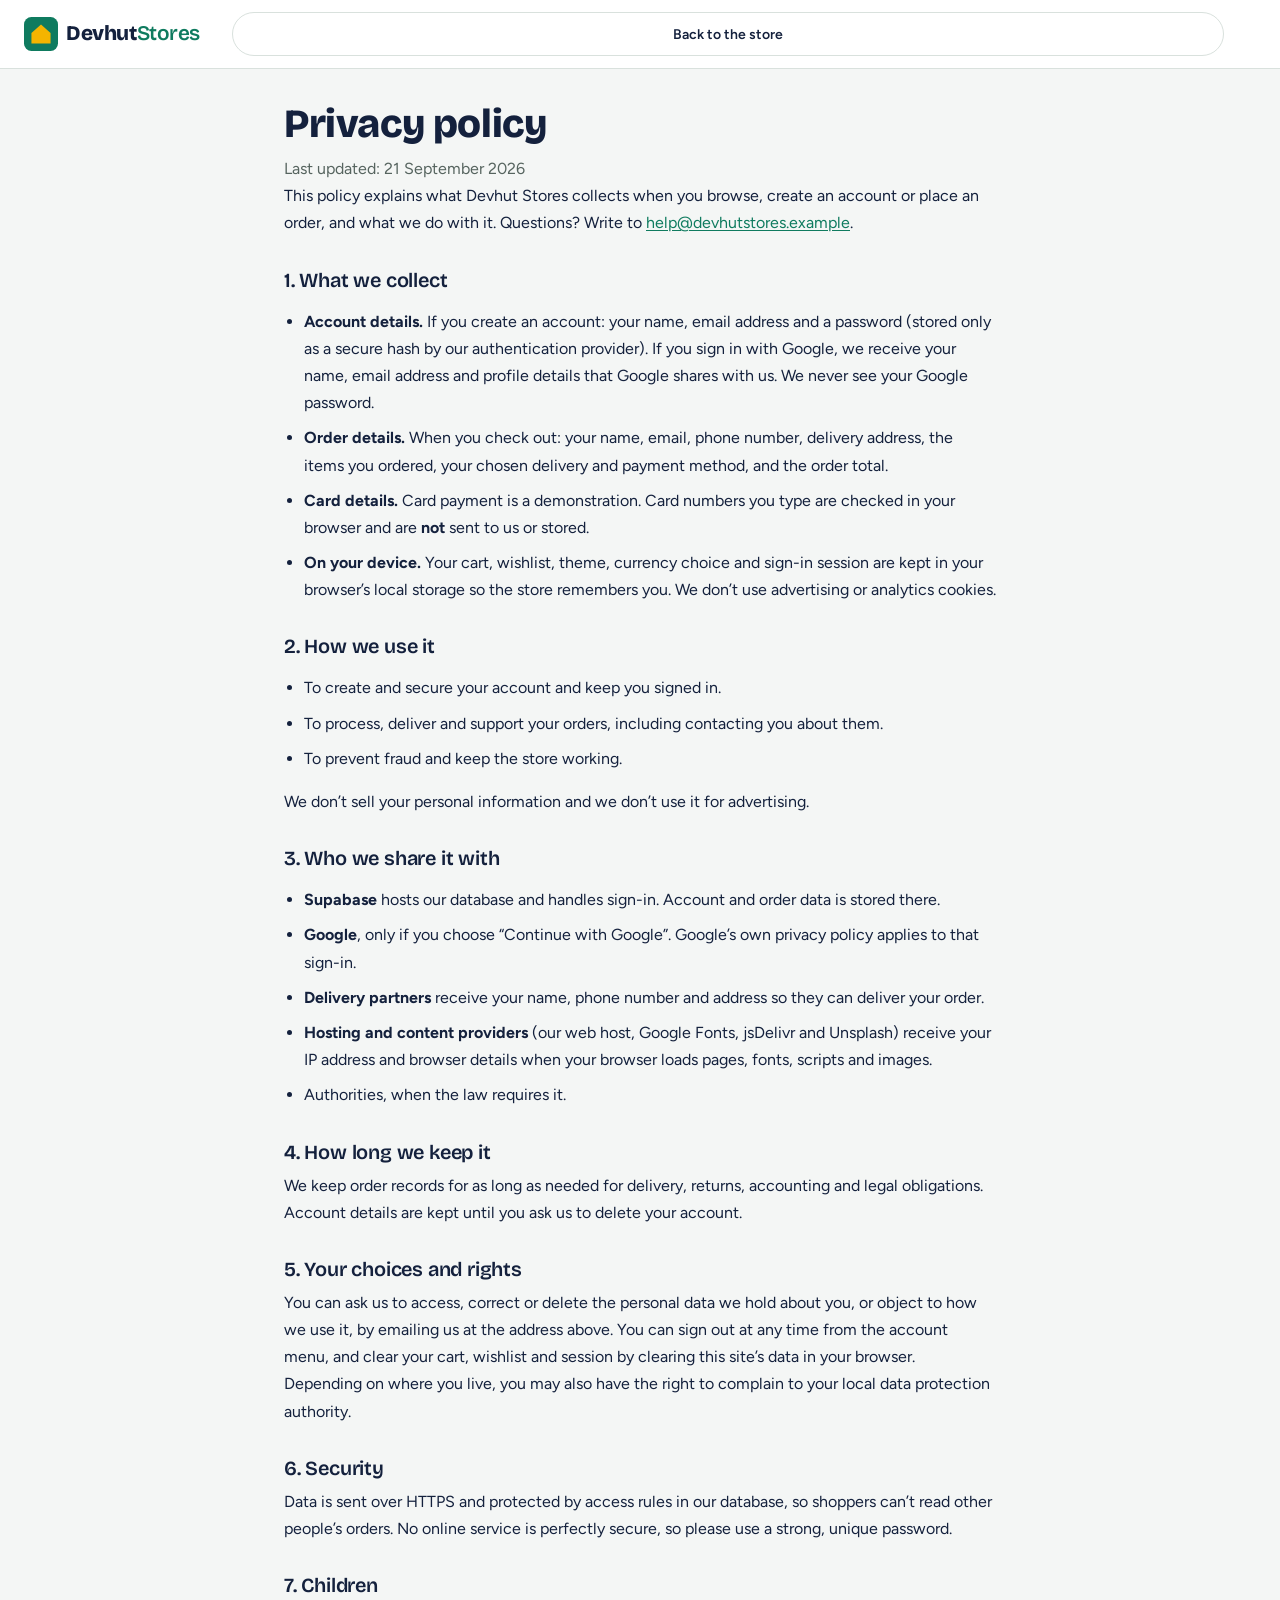
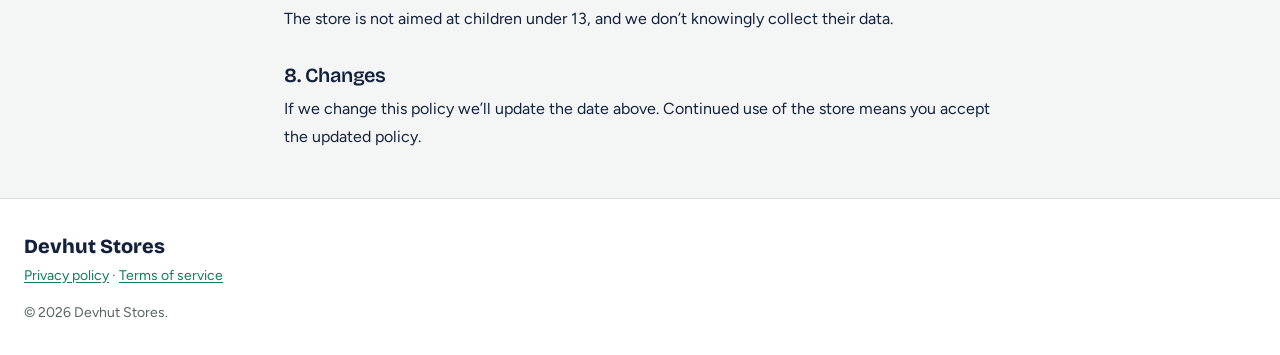
<file: privacy.html>
<!doctype html>
<html lang="en">
<head>
  <meta charset="utf-8">
  <meta name="viewport" content="width=device-width, initial-scale=1">
  <title>Privacy policy | Devhut Stores</title>
  <meta name="description" content="How Devhut Stores collects, uses and protects your personal information.">
  <meta name="theme-color" content="#0f7b5f">
  <link rel="icon" href="data:image/svg+xml,%3Csvg xmlns='http://www.w3.org/2000/svg' viewBox='0 0 64 64'%3E%3Crect width='64' height='64' rx='14' fill='%230f7b5f'/%3E%3Cpath d='M14 30 32 14l18 16v20H14z' fill='%23f4b400'/%3E%3C/svg%3E">
  <script>
    (function () {
      try {
        var t = localStorage.getItem('devhut:theme');
        if (t !== 'dark' && t !== 'light') t = matchMedia('(prefers-color-scheme: dark)').matches ? 'dark' : 'light';
        document.documentElement.dataset.theme = t;
      } catch (e) { document.documentElement.dataset.theme = 'light'; }
    })();
  </script>
  <link rel="preconnect" href="https://fonts.googleapis.com">
  <link rel="preconnect" href="https://fonts.gstatic.com" crossorigin>
  <link rel="stylesheet" href="https://fonts.googleapis.com/css2?family=Bricolage+Grotesque:opsz,wght@12..96,600;12..96,800&family=Figtree:wght@400;500;600;700&display=swap">
  <link rel="stylesheet" href="styles.css">
</head>
<body class="legal-page">
  <header class="site-header">
    <div class="container header-inner">
      <a href="index.html" class="logo" aria-label="Devhut Stores home">
        <svg class="logo-mark" viewBox="0 0 64 64" aria-hidden="true" focusable="false"><rect width="64" height="64" rx="14"/><path d="M14 30 32 14l18 16v20H14z"/></svg>
        <span class="logo-text">Devhut<span>Stores</span></span>
      </a>
      <a href="index.html" class="btn btn-outline btn-sm">Back to the store</a>
    </div>
  </header>

  <main id="main">
    <article class="container legal">
      <h1>Privacy policy</h1>
      <p class="muted">Last updated: 21 September 2026</p>

      <p>This policy explains what Devhut Stores collects when you browse, create an account or place an order, and what we do with it. Questions? Write to <a href="mailto:help@devhutstores.example">help@devhutstores.example</a>.</p>

      <h2>1. What we collect</h2>
      <ul>
        <li><strong>Account details.</strong> If you create an account: your name, email address and a password (stored only as a secure hash by our authentication provider). If you sign in with Google, we receive your name, email address and profile details that Google shares with us. We never see your Google password.</li>
        <li><strong>Order details.</strong> When you check out: your name, email, phone number, delivery address, the items you ordered, your chosen delivery and payment method, and the order total.</li>
        <li><strong>Card details.</strong> Card payment is a demonstration. Card numbers you type are checked in your browser and are <strong>not</strong> sent to us or stored.</li>
        <li><strong>On your device.</strong> Your cart, wishlist, theme, currency choice and sign-in session are kept in your browser&rsquo;s local storage so the store remembers you. We don&rsquo;t use advertising or analytics cookies.</li>
      </ul>

      <h2>2. How we use it</h2>
      <ul>
        <li>To create and secure your account and keep you signed in.</li>
        <li>To process, deliver and support your orders, including contacting you about them.</li>
        <li>To prevent fraud and keep the store working.</li>
      </ul>
      <p>We don&rsquo;t sell your personal information and we don&rsquo;t use it for advertising.</p>

      <h2>3. Who we share it with</h2>
      <ul>
        <li><strong>Supabase</strong> hosts our database and handles sign-in. Account and order data is stored there.</li>
        <li><strong>Google</strong>, only if you choose &ldquo;Continue with Google&rdquo;. Google&rsquo;s own privacy policy applies to that sign-in.</li>
        <li><strong>Delivery partners</strong> receive your name, phone number and address so they can deliver your order.</li>
        <li><strong>Hosting and content providers</strong> (our web host, Google Fonts, jsDelivr and Unsplash) receive your IP address and browser details when your browser loads pages, fonts, scripts and images.</li>
        <li>Authorities, when the law requires it.</li>
      </ul>

      <h2>4. How long we keep it</h2>
      <p>We keep order records for as long as needed for delivery, returns, accounting and legal obligations. Account details are kept until you ask us to delete your account.</p>

      <h2>5. Your choices and rights</h2>
      <p>You can ask us to access, correct or delete the personal data we hold about you, or object to how we use it, by emailing us at the address above. You can sign out at any time from the account menu, and clear your cart, wishlist and session by clearing this site&rsquo;s data in your browser. Depending on where you live, you may also have the right to complain to your local data protection authority.</p>

      <h2>6. Security</h2>
      <p>Data is sent over HTTPS and protected by access rules in our database, so shoppers can&rsquo;t read other people&rsquo;s orders. No online service is perfectly secure, so please use a strong, unique password.</p>

      <h2>7. Children</h2>
      <p>The store is not aimed at children under 13, and we don&rsquo;t knowingly collect their data.</p>

      <h2>8. Changes</h2>
      <p>If we change this policy we&rsquo;ll update the date above. Continued use of the store means you accept the updated policy.</p>
    </article>
  </main>

  <footer class="site-footer">
    <div class="container footer-inner">
      <div>
        <p class="footer-brand">Devhut Stores</p>
        <p class="muted"><a href="privacy.html">Privacy policy</a> · <a href="terms.html">Terms of service</a></p>
      </div>
      <p class="muted footer-copy">© <span id="year"></span> Devhut Stores.</p>
    </div>
  </footer>
  <script>document.getElementById('year').textContent = new Date().getFullYear();</script>
</body>
</html>
</file>
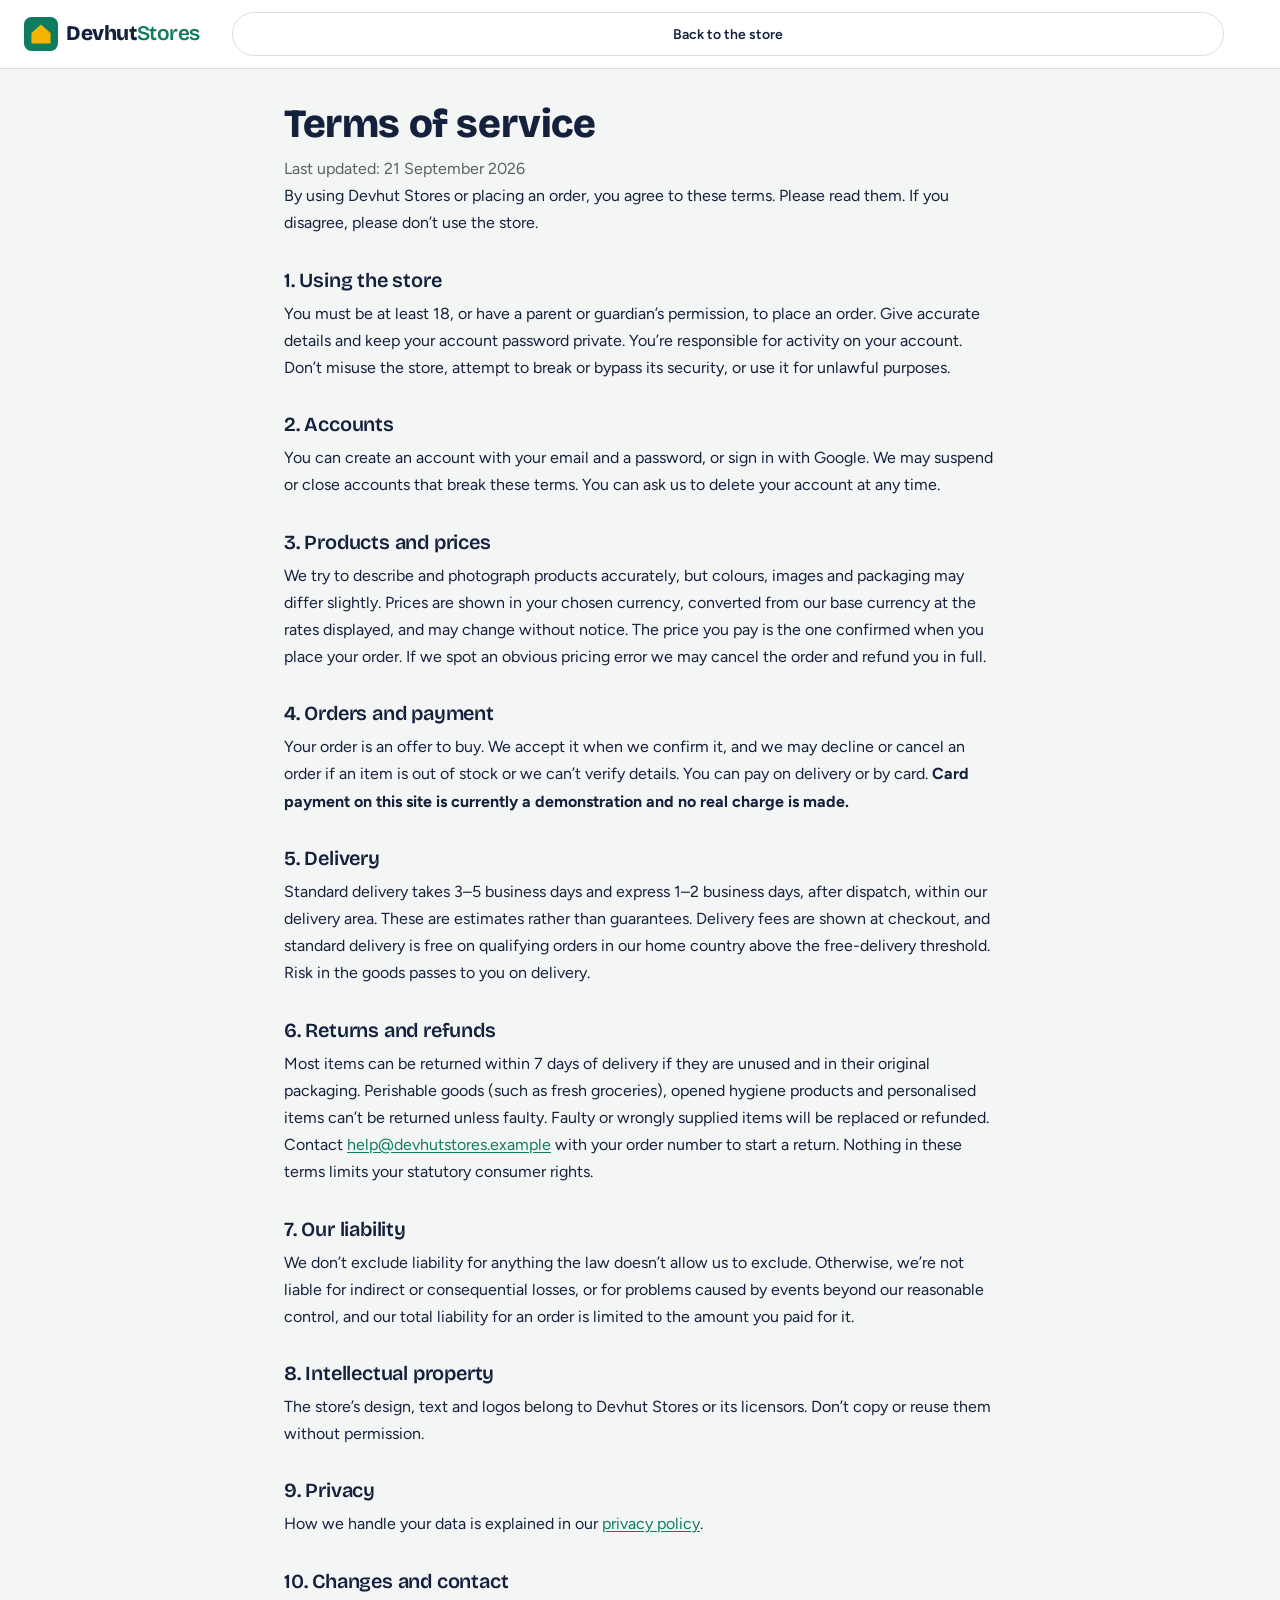
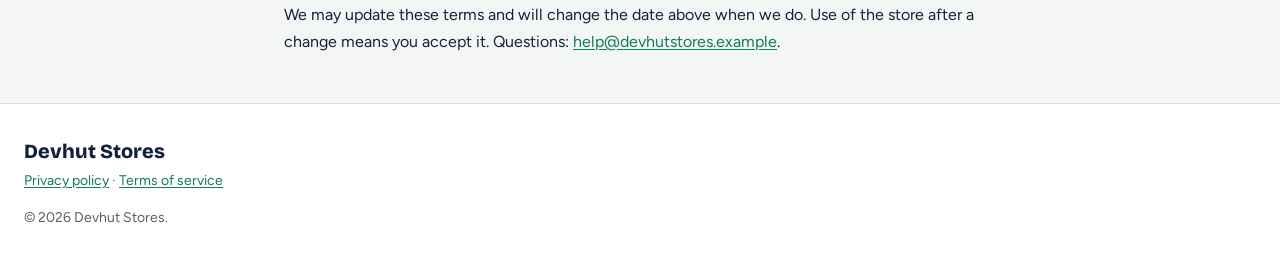
<file: terms.html>
<!doctype html>
<html lang="en">
<head>
  <meta charset="utf-8">
  <meta name="viewport" content="width=device-width, initial-scale=1">
  <title>Terms of service | Devhut Stores</title>
  <meta name="description" content="The terms that apply when you use Devhut Stores and place orders.">
  <meta name="theme-color" content="#0f7b5f">
  <link rel="icon" href="data:image/svg+xml,%3Csvg xmlns='http://www.w3.org/2000/svg' viewBox='0 0 64 64'%3E%3Crect width='64' height='64' rx='14' fill='%230f7b5f'/%3E%3Cpath d='M14 30 32 14l18 16v20H14z' fill='%23f4b400'/%3E%3C/svg%3E">
  <script>
    (function () {
      try {
        var t = localStorage.getItem('devhut:theme');
        if (t !== 'dark' && t !== 'light') t = matchMedia('(prefers-color-scheme: dark)').matches ? 'dark' : 'light';
        document.documentElement.dataset.theme = t;
      } catch (e) { document.documentElement.dataset.theme = 'light'; }
    })();
  </script>
  <link rel="preconnect" href="https://fonts.googleapis.com">
  <link rel="preconnect" href="https://fonts.gstatic.com" crossorigin>
  <link rel="stylesheet" href="https://fonts.googleapis.com/css2?family=Bricolage+Grotesque:opsz,wght@12..96,600;12..96,800&family=Figtree:wght@400;500;600;700&display=swap">
  <link rel="stylesheet" href="styles.css">
</head>
<body class="legal-page">
  <header class="site-header">
    <div class="container header-inner">
      <a href="index.html" class="logo" aria-label="Devhut Stores home">
        <svg class="logo-mark" viewBox="0 0 64 64" aria-hidden="true" focusable="false"><rect width="64" height="64" rx="14"/><path d="M14 30 32 14l18 16v20H14z"/></svg>
        <span class="logo-text">Devhut<span>Stores</span></span>
      </a>
      <a href="index.html" class="btn btn-outline btn-sm">Back to the store</a>
    </div>
  </header>

  <main id="main">
    <article class="container legal">
      <h1>Terms of service</h1>
      <p class="muted">Last updated: 21 September 2026</p>

      <p>By using Devhut Stores or placing an order, you agree to these terms. Please read them. If you disagree, please don&rsquo;t use the store.</p>

      <h2>1. Using the store</h2>
      <p>You must be at least 18, or have a parent or guardian&rsquo;s permission, to place an order. Give accurate details and keep your account password private. You&rsquo;re responsible for activity on your account. Don&rsquo;t misuse the store, attempt to break or bypass its security, or use it for unlawful purposes.</p>

      <h2>2. Accounts</h2>
      <p>You can create an account with your email and a password, or sign in with Google. We may suspend or close accounts that break these terms. You can ask us to delete your account at any time.</p>

      <h2>3. Products and prices</h2>
      <p>We try to describe and photograph products accurately, but colours, images and packaging may differ slightly. Prices are shown in your chosen currency, converted from our base currency at the rates displayed, and may change without notice. The price you pay is the one confirmed when you place your order. If we spot an obvious pricing error we may cancel the order and refund you in full.</p>

      <h2>4. Orders and payment</h2>
      <p>Your order is an offer to buy. We accept it when we confirm it, and we may decline or cancel an order if an item is out of stock or we can&rsquo;t verify details. You can pay on delivery or by card. <strong>Card payment on this site is currently a demonstration and no real charge is made.</strong></p>

      <h2>5. Delivery</h2>
      <p>Standard delivery takes 3&ndash;5 business days and express 1&ndash;2 business days, after dispatch, within our delivery area. These are estimates rather than guarantees. Delivery fees are shown at checkout, and standard delivery is free on qualifying orders in our home country above the free-delivery threshold. Risk in the goods passes to you on delivery.</p>

      <h2>6. Returns and refunds</h2>
      <p>Most items can be returned within 7 days of delivery if they are unused and in their original packaging. Perishable goods (such as fresh groceries), opened hygiene products and personalised items can&rsquo;t be returned unless faulty. Faulty or wrongly supplied items will be replaced or refunded. Contact <a href="mailto:help@devhutstores.example">help@devhutstores.example</a> with your order number to start a return. Nothing in these terms limits your statutory consumer rights.</p>

      <h2>7. Our liability</h2>
      <p>We don&rsquo;t exclude liability for anything the law doesn&rsquo;t allow us to exclude. Otherwise, we&rsquo;re not liable for indirect or consequential losses, or for problems caused by events beyond our reasonable control, and our total liability for an order is limited to the amount you paid for it.</p>

      <h2>8. Intellectual property</h2>
      <p>The store&rsquo;s design, text and logos belong to Devhut Stores or its licensors. Don&rsquo;t copy or reuse them without permission.</p>

      <h2>9. Privacy</h2>
      <p>How we handle your data is explained in our <a href="privacy.html">privacy policy</a>.</p>

      <h2>10. Changes and contact</h2>
      <p>We may update these terms and will change the date above when we do. Use of the store after a change means you accept it. Questions: <a href="mailto:help@devhutstores.example">help@devhutstores.example</a>.</p>
    </article>
  </main>

  <footer class="site-footer">
    <div class="container footer-inner">
      <div>
        <p class="footer-brand">Devhut Stores</p>
        <p class="muted"><a href="privacy.html">Privacy policy</a> · <a href="terms.html">Terms of service</a></p>
      </div>
      <p class="muted footer-copy">© <span id="year"></span> Devhut Stores.</p>
    </div>
  </footer>
  <script>document.getElementById('year').textContent = new Date().getFullYear();</script>
</body>
</html>
</file>
<file: styles.css>
/* ==========================================================================
   Devhut Stores — styles.css
   Mobile-first (320px+). Sections:
   1 Tokens  2 Base  3 Layout & utilities  4 Buttons & controls
   5 Header & navigation  6 Hero  7 Shop layout & filters  8 Product cards
   9 Skeletons  10 Product detail  11 Cart drawer  12 Checkout
   13 Confirmation  14 Empty states, toasts, footer  15 Motion prefs
   ========================================================================== */

/* 1. TOKENS -------------------------------------------------------------- */
:root {
  --font-body: "Figtree", system-ui, -apple-system, "Segoe UI", Roboto, Arial, sans-serif;
  --font-display: "Bricolage Grotesque", "Figtree", system-ui, sans-serif;

  /* Type scale (roughly 1.25 ratio) */
  --fs-xs: 0.75rem;
  --fs-sm: 0.875rem;
  --fs-md: 1rem;
  --fs-lg: 1.25rem;
  --fs-xl: 1.5625rem;
  --fs-2xl: clamp(1.75rem, 5vw, 2.5rem);
  --fs-hero: clamp(2rem, 7vw, 3.4rem);

  --space-1: 4px;
  --space-2: 8px;
  --space-3: 12px;
  --space-4: 16px;
  --space-5: 24px;
  --space-6: 32px;
  --space-7: 48px;

  --radius-sm: 6px;
  --radius: 12px;
  --radius-lg: 20px;
  --radius-pill: 999px;

  --ease: cubic-bezier(0.2, 0.7, 0.2, 1);
  --dur: 220ms;
  --header-h: 64px;

  /* Light palette */
  --bg: #f4f6f5;
  --surface: #ffffff;
  --surface-2: #eaefec;
  --text: #14213d;
  --muted: #56645f;
  --border: #d9e1dd;
  --primary: #0f7b5f;          /* Devhut emerald */
  --primary-hover: #0b664e;
  --on-primary: #ffffff;
  --primary-soft: #dcf1e9;
  --accent: #f4b400;           /* Marigold for deals */
  --on-accent: #1f1600;
  --danger: #b42318;
  --danger-soft: #fdecea;
  --success: #0f7b5f;
  --star: #e8a200;
  --star-empty: #cfd8d4;
  --overlay: rgb(10 20 30 / 0.5);
  --shadow-sm: 0 1px 2px rgb(20 33 61 / 0.06);
  --shadow: 0 10px 30px -18px rgb(20 33 61 / 0.35);
  --shadow-lg: 0 30px 60px -20px rgb(20 33 61 / 0.45);
  --focus: #1a5fff;
  color-scheme: light;
}

[data-theme="dark"] {
  --bg: #0c1411;
  --surface: #141f1b;
  --surface-2: #1c2a25;
  --text: #e9f1ed;
  --muted: #9fb2aa;
  --border: #2a3934;
  --primary: #3dd6a3;
  --primary-hover: #62e2b7;
  --on-primary: #06231a;
  --primary-soft: #173a2f;
  --accent: #f4b400;
  --on-accent: #1f1600;
  --danger: #ff8a80;
  --danger-soft: #3a1c1a;
  --success: #3dd6a3;
  --star: #f4b400;
  --star-empty: #3a4a44;
  --overlay: rgb(0 0 0 / 0.6);
  --shadow: 0 10px 30px -18px rgb(0 0 0 / 0.8);
  --shadow-lg: 0 30px 60px -20px rgb(0 0 0 / 0.9);
  --focus: #8fb4ff;
  color-scheme: dark;
}

/* 2. BASE ---------------------------------------------------------------- */
*, *::before, *::after { box-sizing: border-box; }

html { -webkit-text-size-adjust: 100%; scroll-padding-top: calc(var(--header-h) + 16px); }

body {
  margin: 0;
  min-height: 100vh;
  display: flex;
  flex-direction: column;
  font-family: var(--font-body);
  font-size: var(--fs-md);
  line-height: 1.5;
  color: var(--text);
  background: var(--bg);
  transition: background-color var(--dur) var(--ease), color var(--dur) var(--ease);
  /* Last-resort safety net: the real overflow causes (header grid, hero-feature
     grid) are fixed above; this just guards against anything else pushing a
     stray pixel past the viewport edge. */
  overflow-x: hidden;
}

body.no-scroll { overflow: hidden; }

main { flex: 1; outline: none; }

h1, h2, h3 {
  font-family: var(--font-display);
  line-height: 1.15;
  margin: 0;
  letter-spacing: -0.01em;
}

h1 { font-size: var(--fs-2xl); font-weight: 800; }
h2 { font-size: var(--fs-xl); font-weight: 600; }
h3 { font-size: var(--fs-lg); font-weight: 600; }
p { margin: 0; }

a { color: inherit; }
img { display: block; max-width: 100%; }
button, input, select, textarea { font: inherit; color: inherit; }
fieldset { border: 0; margin: 0; padding: 0; min-width: 0; }
legend { padding: 0; }

[hidden] { display: none !important; }

:focus-visible {
  outline: 3px solid var(--focus);
  outline-offset: 2px;
  border-radius: 4px;
}

[tabindex="-1"]:focus { outline: none; }

.icon {
  width: 20px;
  height: 20px;
  flex: none;
  fill: none;
  stroke: currentColor;
  stroke-width: 2;
  stroke-linecap: round;
  stroke-linejoin: round;
}

/* 3. LAYOUT & UTILITIES -------------------------------------------------- */
.container {
  width: 100%;
  max-width: 1280px;
  margin-inline: auto;
  padding-inline: var(--space-3);
}

@media (min-width: 600px) { .container { padding-inline: var(--space-5); } }

.visually-hidden {
  position: absolute !important;
  width: 1px; height: 1px;
  padding: 0; margin: -1px;
  overflow: hidden;
  clip: rect(0 0 0 0);
  white-space: nowrap;
  border: 0;
}

.skip-link {
  position: absolute;
  left: var(--space-3);
  top: -100px;
  z-index: 100;
  display: inline-flex;
  align-items: center;
  min-height: 44px;
  padding: 0 var(--space-4);
  background: var(--primary);
  color: var(--on-primary);
  border-radius: var(--radius-sm);
  font-weight: 600;
  text-decoration: none;
}
.skip-link:focus { top: var(--space-3); }

.muted { color: var(--muted); }

.view { padding-block: var(--space-4) var(--space-7); }

.view-head {
  display: flex;
  flex-wrap: wrap;
  align-items: baseline;
  gap: var(--space-2) var(--space-4);
  margin-bottom: var(--space-5);
}

/* 4. BUTTONS & CONTROLS -------------------------------------------------- */
.btn {
  display: inline-flex;
  align-items: center;
  justify-content: center;
  gap: var(--space-2);
  min-height: 44px;
  padding: 0 var(--space-5);
  border: 1.5px solid transparent;
  border-radius: var(--radius-pill);
  font-weight: 600;
  font-size: var(--fs-md);
  text-decoration: none;
  cursor: pointer;
  transition: background-color var(--dur) var(--ease), border-color var(--dur) var(--ease),
              color var(--dur) var(--ease), transform 120ms var(--ease);
  -webkit-tap-highlight-color: transparent;
}
.btn:active:not(:disabled) { transform: scale(0.98); }
.btn:disabled { opacity: 0.6; cursor: not-allowed; }

.btn-primary { background: var(--primary); color: var(--on-primary); }
.btn-primary:hover:not(:disabled) { background: var(--primary-hover); }

.btn-accent { background: var(--accent); color: var(--on-accent); }
.btn-accent:hover { filter: brightness(1.06); }

.btn-outline { border-color: var(--border); background: var(--surface); }
.btn-outline:hover { border-color: var(--primary); color: var(--primary); }

.btn-ghost { background: transparent; color: var(--text); }
.btn-ghost:hover { background: var(--surface-2); }

.btn-sm { min-height: 44px; padding: 0 var(--space-4); font-size: var(--fs-sm); }
.btn-lg { min-height: 52px; font-size: var(--fs-md); padding: 0 var(--space-6); }
.btn-block { width: 100%; }
.btn .icon { width: 18px; height: 18px; }

.icon-btn {
  position: relative;
  display: inline-flex;
  align-items: center;
  justify-content: center;
  gap: var(--space-2);
  min-width: 44px;
  height: 44px;
  padding: 0 var(--space-2);
  border: 0;
  border-radius: var(--radius-pill);
  background: transparent;
  color: var(--text);
  text-decoration: none;
  cursor: pointer;
  transition: background-color var(--dur) var(--ease);
}
.icon-btn:hover { background: var(--surface-2); }
.icon-btn .icon { width: 22px; height: 22px; }
.icon-btn-sm { min-width: 44px; height: 44px; }
.icon-btn-sm .icon { width: 18px; height: 18px; }

.badge {
  position: absolute;
  top: 2px;
  left: 26px;
  min-width: 19px;
  height: 19px;
  padding: 0 5px;
  border-radius: var(--radius-pill);
  background: var(--accent);
  color: var(--on-accent);
  font-size: 11px;
  font-weight: 700;
  line-height: 19px;
  text-align: center;
}
.badge.bump { animation: bump 380ms var(--ease); }
@keyframes bump { 40% { transform: scale(1.35); } }

.select {
  min-height: 44px;
  padding: 0 38px 0 var(--space-3);
  border: 1.5px solid var(--border);
  border-radius: var(--radius);
  background: var(--surface) url("data:image/svg+xml,%3Csvg xmlns='http://www.w3.org/2000/svg' viewBox='0 0 24 24' fill='none' stroke='%2356645f' stroke-width='2' stroke-linecap='round'%3E%3Cpath d='m6 9 6 6 6-6'/%3E%3C/svg%3E") no-repeat right 12px center / 16px;
  appearance: none;
  cursor: pointer;
}
.select-sm { min-height: 38px; font-size: var(--fs-sm); border-radius: var(--radius-pill); }
.currency-select { padding: 0 32px 0 14px; margin-right: 4px; }
@media (max-width: 640px) { .currency-select { padding-left: 10px; font-size: 13px; } }
@media (max-width: 480px) { .currency-select { padding: 0 22px 0 8px; margin-right: 0; font-size: 12px; background-position: right 6px center; background-size: 14px; } }

/* Form fields */
.field { display: flex; flex-direction: column; gap: 6px; }
.field label { font-size: var(--fs-sm); font-weight: 600; }
.field input, .field select {
  width: 100%;
  min-height: 46px;
  padding: 0 var(--space-3);
  border: 1.5px solid var(--border);
  border-radius: var(--radius);
  background: var(--surface);
  transition: border-color var(--dur) var(--ease), box-shadow var(--dur) var(--ease);
}
.field input:focus, .field select:focus {
  outline: none;
  border-color: var(--primary);
  box-shadow: 0 0 0 3px var(--primary-soft);
}
.field input[aria-invalid="true"], .field select[aria-invalid="true"] {
  border-color: var(--danger);
  box-shadow: 0 0 0 3px var(--danger-soft);
}
.field-error { color: var(--danger); font-size: var(--fs-sm); font-weight: 500; min-height: 0; }
.field-error:empty { display: none; }
.field-hint { font-size: var(--fs-xs); color: var(--muted); }
/* Keeps "Privacy policy" from splitting across a line wrap. Not given the
   usual 44px hit-slop here: the submit button sits directly below in a
   12px gap, and extending into it risks misclicks on Sign in/Create
   account -- worse than this link being a little small. */
.field-hint a { white-space: nowrap; }

/* Quantity stepper */
.qty {
  display: inline-flex;
  align-items: center;
  border: 1.5px solid var(--border);
  border-radius: var(--radius-pill);
  background: var(--surface);
}
.qty-btn {
  display: grid;
  place-items: center;
  width: 44px;
  height: 44px;
  border: 0;
  border-radius: var(--radius-pill);
  background: transparent;
  cursor: pointer;
}
.qty-btn:hover:not(:disabled) { background: var(--surface-2); }
.qty-btn:disabled { opacity: 0.35; cursor: not-allowed; }
.qty-btn .icon { width: 16px; height: 16px; }
.qty-input {
  width: 40px;
  border: 0;
  background: transparent;
  text-align: center;
  font-weight: 700;
  -moz-appearance: textfield;
}
.qty-input::-webkit-outer-spin-button,
.qty-input::-webkit-inner-spin-button { -webkit-appearance: none; margin: 0; }
.qty-sm .qty-btn { width: 44px; height: 44px; }
.qty-sm .qty-input { width: 32px; font-size: var(--fs-sm); }

/* Stars: a gradient clipped to the ★ glyphs shows fractional ratings */
.rating { display: flex; align-items: center; gap: 6px; font-size: var(--fs-sm); color: var(--muted); }
.stars {
  --pct: calc(var(--rating) / 5 * 100%);
  font-size: 0.95rem;
  letter-spacing: 1px;
  line-height: 1;
  background: linear-gradient(90deg, var(--star) var(--pct), var(--star-empty) var(--pct));
  -webkit-background-clip: text;
  background-clip: text;
  color: transparent;
}

.price { display: flex; flex-wrap: wrap; align-items: baseline; gap: 4px 8px; }
.price-now { font-weight: 700; font-size: var(--fs-lg); }
.price-old { color: var(--muted); font-size: var(--fs-sm); }

.tag {
  display: inline-block;
  padding: 3px 8px;
  border-radius: var(--radius-sm);
  font-size: var(--fs-xs);
  font-weight: 700;
}
.tag-discount { background: var(--accent); color: var(--on-accent); }
.tag-new { background: var(--primary); color: var(--on-primary); }

/* 5. HEADER & NAVIGATION ------------------------------------------------- */
.site-header {
  position: sticky;
  top: 0;
  z-index: 40;
  background: var(--surface);
  border-bottom: 1px solid var(--border);
  /* Keeps the header's content clear of the iPhone notch/Dynamic Island when
     the site is added to the home screen (0px on every other device). */
  padding-top: env(safe-area-inset-top, 0px);
}

.header-inner {
  display: grid;
  grid-template-columns: minmax(0, 1fr) auto;
  grid-template-areas: "logo actions" "search search";
  align-items: center;
  gap: var(--space-2) var(--space-3);
  padding-block: var(--space-2) var(--space-3);
}

.logo {
  grid-area: logo;
  display: inline-flex;
  align-items: center;
  gap: var(--space-2);
  min-height: 44px;
  text-decoration: none;
  width: fit-content;
}
.logo-mark { width: 34px; height: 34px; }
.logo-mark rect { fill: var(--primary); }
.logo-mark path { fill: var(--accent); }
.logo-text {
  font-family: var(--font-display);
  font-weight: 800;
  font-size: 1.3rem;
  letter-spacing: -0.02em;
}
.logo-text span { color: var(--primary); font-weight: 600; }
/* The wordmark is one unbroken word ("DevhutStores") with no space to wrap at,
   so on narrow phones it can force the header wider than the viewport. The
   logo link already has an aria-label, so hiding it loses no information. */
@media (max-width: 419px) { .logo-text { display: none; } }

.search { grid-area: search; position: relative; display: flex; align-items: center; }
.search input {
  width: 100%;
  min-height: 46px;
  padding: 0 44px 0 44px;
  border: 1.5px solid var(--border);
  border-radius: var(--radius-pill);
  background: var(--surface-2);
  transition: border-color var(--dur) var(--ease), background-color var(--dur) var(--ease);
}
.search input:focus { outline: none; border-color: var(--primary); background: var(--surface); box-shadow: 0 0 0 3px var(--primary-soft); }
.search input::-webkit-search-cancel-button { display: none; }
.search-icon { position: absolute; left: 15px; color: var(--muted); pointer-events: none; }
.search-clear {
  position: absolute;
  right: 4px;
  display: grid;
  place-items: center;
  width: 38px;
  height: 38px;
  border: 0;
  border-radius: 50%;
  background: transparent;
  color: var(--muted);
  cursor: pointer;
}
.search-clear:hover { background: var(--border); color: var(--text); }
.search-clear .icon { width: 16px; height: 16px; }

.header-actions { grid-area: actions; display: flex; align-items: center; gap: 2px; }
.cart-btn-label { display: none; font-weight: 600; }

/* Only one of the theme icons shows at a time */
[data-theme="dark"] .icon-moon, :root:not([data-theme="dark"]) .icon-sun { display: none; }

@media (min-width: 768px) {
  .header-inner {
    grid-template-columns: auto minmax(0, 1fr) auto;
    grid-template-areas: "logo search actions";
    gap: var(--space-6);
    padding-block: var(--space-3);
  }
  .cart-btn { padding-inline: var(--space-3); }
  .cart-btn-label { display: inline; }
  .cart-btn .badge { left: 28px; }
}

.category-nav { background: var(--surface); border-bottom: 1px solid var(--border); }
.chip-row {
  display: flex;
  gap: var(--space-2);
  margin: 0;
  padding: var(--space-2) 0;
  list-style: none;
  overflow-x: auto;
  scrollbar-width: none;
}
.chip-row::-webkit-scrollbar { display: none; }

.chip {
  display: inline-flex;
  align-items: center;
  gap: 6px;
  min-height: 44px;
  padding: 0 var(--space-4);
  border: 1.5px solid var(--border);
  border-radius: var(--radius-pill);
  background: var(--surface);
  font-size: var(--fs-sm);
  font-weight: 600;
  white-space: nowrap;
  cursor: pointer;
  transition: all var(--dur) var(--ease);
}
.chip:hover { border-color: var(--primary); }
.chip[aria-pressed="true"] { background: var(--primary); border-color: var(--primary); color: var(--on-primary); }
.chip-emoji { font-size: 1rem; }

/* 6. HERO ---------------------------------------------------------------- */
.hero {
  display: grid;
  gap: var(--space-5);
  padding: var(--space-5);
  border-radius: var(--radius-lg);
  background:
    radial-gradient(circle at 100% 0, rgb(244 180 0 / 0.25), transparent 45%),
    #0f7b5f;
  color: #ffffff;
  overflow: hidden;
}
[data-theme="dark"] .hero { background: radial-gradient(circle at 100% 0, rgb(244 180 0 / 0.2), transparent 45%), #0e4a3a; }

.hero h1 { font-size: var(--fs-hero); line-height: 1.02; letter-spacing: -0.03em; max-width: 16ch; }
.hero-lead { margin-top: var(--space-3); max-width: 52ch; color: rgb(255 255 255 / 0.86); }

/* The flash-sale timer is the page's one loud moment */
.flash { margin: var(--space-5) 0; }
.flash-label { font-size: var(--fs-sm); font-weight: 600; color: rgb(255 255 255 / 0.8); }
.flash-timer {
  display: flex;
  align-items: center;
  gap: 4px;
  margin-top: 6px;
  font-family: var(--font-display);
  font-weight: 800;
  font-size: clamp(2rem, 9vw, 3.4rem);
  font-variant-numeric: tabular-nums;
  line-height: 1;
}
.flash-timer [data-unit] {
  min-width: 1.6em;
  padding: 8px 6px;
  border-radius: var(--radius);
  background: var(--accent);
  color: var(--on-accent);
  text-align: center;
}
.flash-colon { color: var(--accent); }

/* On phones the hero was taller than a screen before any products showed:
   a large clamp() floor on the headline and timer, combined with the
   headline's 16ch max-width forcing extra line wraps, ate most of the
   viewport. Shrink both and tighten the surrounding spacing here. */
@media (max-width: 480px) {
  .hero { padding: var(--space-4); gap: var(--space-3); }
  .hero h1 { font-size: clamp(1.4rem, 7vw, 2rem); max-width: 24ch; }
  .hero-lead { margin-top: var(--space-2); font-size: var(--fs-sm); }
  .flash { margin: var(--space-3) 0; }
  .flash-timer { font-size: clamp(1.4rem, 7vw, 2rem); gap: 3px; }
  .flash-timer [data-unit] { padding: 6px 5px; }
}

.hero-feature {
  display: grid;
  /* minmax(0, 1fr), not a bare 1fr: without the 0 minimum, an unbreakable
     word in the product name or price can force this column, and the whole
     card, wider than its container instead of wrapping. */
  grid-template-columns: 110px minmax(0, 1fr);
  gap: var(--space-4);
  align-items: center;
  padding: var(--space-3);
  border-radius: var(--radius-lg);
  background: var(--surface);
  color: var(--text);
  text-decoration: none;
  box-shadow: var(--shadow-lg);
}
.hero-feature:empty { display: none; }
.hero-feature-media { position: relative; aspect-ratio: 1; border-radius: var(--radius); overflow: hidden; background: var(--surface-2); }
.hero-feature-media img { width: 100%; height: 100%; object-fit: cover; }
.hero-feature-media .tag { position: absolute; top: 6px; left: 6px; }
.hero-feature-kicker { font-size: var(--fs-sm); color: var(--muted); font-weight: 600; }
@media (max-width: 480px) { .hero-feature { grid-template-columns: 84px minmax(0, 1fr); gap: var(--space-3); } }
.hero-feature-name { font-family: var(--font-display); font-weight: 600; font-size: var(--fs-lg); margin: 2px 0 6px; }
.hero-feature-name a { position: relative; display: block; text-decoration: none; }
/* Line-clamp lives on the inner span, not the link: -webkit-line-clamp only
   clamps its own direct inline content, so putting the link's hit-slop
   (which needs position:relative + display:block) on the same element that's
   clamped would break the clamp. */
.hero-feature-name-text {
  overflow-wrap: anywhere;
  display: -webkit-box;
  -webkit-line-clamp: 2;
  -webkit-box-orient: vertical;
  overflow: hidden;
}
.hero-feature-name a::before { content: ""; position: absolute; inset: -12px 0; }
.hero-feature-name a:hover { text-decoration: underline; }
.hero-feature .price { flex-wrap: wrap; }
.hero-feature .price-now { white-space: nowrap; }

@media (min-width: 860px) {
  .hero { grid-template-columns: 1.3fr 1fr; align-items: center; padding: var(--space-7); }
  .hero-feature { grid-template-columns: 1fr; padding: var(--space-4); transform: rotate(1.5deg); }
  .hero-feature-media { aspect-ratio: 4 / 3; }
}

.perks {
  display: grid;
  gap: var(--space-2);
  margin: var(--space-4) 0 var(--space-6);
  padding: 0;
  list-style: none;
}
.perks li {
  display: flex;
  align-items: center;
  gap: var(--space-3);
  padding: var(--space-3) var(--space-4);
  border-radius: var(--radius);
  background: var(--surface);
  border: 1px solid var(--border);
  font-size: var(--fs-sm);
}
.perks .icon { color: var(--primary); }
@media (min-width: 700px) { .perks { grid-template-columns: repeat(3, 1fr); } }

/* 7. SHOP LAYOUT & FILTERS ---------------------------------------------- */
.shop-layout { display: block; }

.toolbar {
  display: flex;
  flex-wrap: wrap;
  align-items: center;
  justify-content: space-between;
  gap: var(--space-3);
  margin-bottom: var(--space-3);
}
.results-count { font-weight: 600; }
.toolbar-actions { display: flex; gap: var(--space-2); }

.active-filters { display: flex; flex-wrap: wrap; gap: var(--space-2); margin-bottom: var(--space-3); }
.active-filters:empty { display: none; }
.filter-pill {
  display: inline-flex;
  align-items: center;
  gap: 4px;
  min-height: 44px;
  padding: 0 6px 0 12px;
  border: 0;
  border-radius: var(--radius-pill);
  background: var(--primary-soft);
  color: var(--text);
  font-size: var(--fs-sm);
  font-weight: 600;
  cursor: pointer;
}
.filter-pill .icon { width: 16px; height: 16px; }
.filter-pill:hover { background: var(--border); }

/* Filters: off-canvas panel on small screens */
.filters {
  position: fixed;
  inset: 0 auto 0 0;
  z-index: 60;
  width: min(340px, 88vw);
  display: flex;
  flex-direction: column;
  gap: var(--space-5);
  padding: var(--space-4);
  padding-top: calc(var(--space-4) + env(safe-area-inset-top, 0px));
  padding-bottom: calc(var(--space-4) + env(safe-area-inset-bottom, 0px));
  background: var(--surface);
  box-shadow: var(--shadow-lg);
  visibility: hidden;
  transform: translateX(-100%);
  transition: transform 280ms var(--ease), visibility 0s linear 280ms;
}
.filters.is-open { visibility: visible; transform: none; transition: transform 280ms var(--ease); }

.filters-head { display: flex; align-items: center; justify-content: space-between; }
.filters-head h2 { font-size: var(--fs-lg); }

.filter-group legend { font-weight: 700; margin-bottom: var(--space-3); }

.radio-list { display: flex; flex-direction: column; gap: 2px; }
.radio-row {
  display: flex;
  align-items: center;
  gap: var(--space-3);
  min-height: 44px;
  padding: 0 var(--space-2);
  border-radius: var(--radius-sm);
  cursor: pointer;
}
.radio-row:hover { background: var(--surface-2); }
.radio-row input { width: 18px; height: 18px; accent-color: var(--primary); margin: 0; }
.radio-count { margin-left: auto; color: var(--muted); font-size: var(--fs-sm); }

.price-inputs { display: flex; align-items: flex-end; gap: var(--space-2); }
.price-inputs .field { flex: 1; }
.price-inputs .field input { min-height: 42px; }
.price-sep { padding-bottom: 11px; color: var(--muted); font-size: var(--fs-sm); }

.price-presets { display: flex; flex-wrap: wrap; gap: 6px; margin-top: var(--space-3); }
.price-presets .chip { min-height: 44px; padding: 0 var(--space-3); font-size: var(--fs-xs); }

.filters-foot { display: grid; gap: var(--space-2); margin-top: auto; }

@media (min-width: 960px) {
  .shop-layout { display: grid; grid-template-columns: 240px minmax(0, 1fr); gap: var(--space-6); align-items: start; }
  .filters {
    position: sticky;
    top: calc(var(--header-h) + 24px);
    inset: auto;
    z-index: auto;
    width: auto;
    padding: var(--space-4);
    border: 1px solid var(--border);
    border-radius: var(--radius-lg);
    box-shadow: none;
    visibility: visible;
    transform: none;
    transition: none;
  }
  .filters-close, .filters-open, .filters-apply { display: none; }
}

/* 8. PRODUCT CARDS ------------------------------------------------------- */
.product-grid {
  display: grid;
  grid-template-columns: repeat(2, minmax(0, 1fr));
  gap: var(--space-3);
  margin: 0;
  padding: 0;
  list-style: none;
}
@media (min-width: 640px) { .product-grid { grid-template-columns: repeat(3, minmax(0, 1fr)); gap: var(--space-4); } }
@media (min-width: 1200px) { .product-grid { grid-template-columns: repeat(4, minmax(0, 1fr)); } }
@media (min-width: 960px) { .product-grid-wide { grid-template-columns: repeat(4, minmax(0, 1fr)); } }

.product-card { min-width: 0; }
.card {
  position: relative;
  display: flex;
  flex-direction: column;
  height: 100%;
  border-radius: var(--radius);
  background: var(--surface);
  border: 1px solid var(--border);
  overflow: hidden;
  transition: border-color var(--dur) var(--ease), box-shadow var(--dur) var(--ease);
}
.card:hover { border-color: color-mix(in srgb, var(--primary) 40%, var(--border)); box-shadow: var(--shadow); }

.card-media {
  position: relative;
  display: block;
  aspect-ratio: 1;
  background: var(--surface-2);
  overflow: hidden;
}
.card-media img { width: 100%; height: 100%; object-fit: cover; }
.card-media .tag { position: absolute; left: 8px; top: 8px; }
.card-media .tag + .tag { top: 36px; }

/* Images fade in once loaded; the grey media box acts as the placeholder */
img.fade { opacity: 0; transition: opacity 300ms var(--ease); }
img.fade.is-loaded { opacity: 1; }

.wish-btn {
  position: absolute;
  top: 8px;
  right: 8px;
  z-index: 2;
  display: grid;
  place-items: center;
  width: 44px;
  height: 44px;
  border: 0;
  border-radius: 50%;
  background: var(--surface);
  color: var(--muted);
  box-shadow: var(--shadow-sm);
  cursor: pointer;
  transition: color var(--dur) var(--ease), transform 150ms var(--ease);
}
.wish-btn:hover { color: var(--danger); }
.wish-btn .icon { width: 19px; height: 19px; }
.wish-btn.is-active, .wish-toggle.is-active { color: var(--danger); }
.is-active .icon-heart { fill: currentColor; }
.wish-btn.pop { animation: bump 360ms var(--ease); }

.card-body { display: flex; flex-direction: column; gap: 6px; flex: 1; padding: var(--space-3); }
.card-category { font-size: var(--fs-xs); color: var(--muted); font-weight: 600; }
.card-title { font-family: var(--font-body); font-size: var(--fs-sm); font-weight: 600; line-height: 1.35; }
.card-title a {
  position: relative;
  display: block;
  text-decoration: none;
}
/* The link's own box is only as tall as its (possibly single-line) text, well
   under a 44px tap target; this pads the actual clickable area without
   disturbing the visible, line-clamped text below. */
.card-title a::before { content: ""; position: absolute; inset: -13px 0; }
.card-title a:hover { text-decoration: underline; }
.card-title-text {
  display: -webkit-box;
  -webkit-line-clamp: 2;
  -webkit-box-orient: vertical;
  overflow: hidden;
}
.card-body .price-now { font-size: var(--fs-md); }
.card-cta { margin-top: auto; width: 100%; }
.card-body .rating { font-size: var(--fs-xs); }
.stock-low { font-size: var(--fs-xs); color: var(--danger); font-weight: 600; }

@media (min-width: 640px) {
  .card-body { padding: var(--space-4); }
  .card-title { font-size: var(--fs-md); }
  .card-body .price-now { font-size: var(--fs-lg); }
}

/* 9. SKELETONS ----------------------------------------------------------- */
.skeleton {
  border-radius: var(--radius-sm);
  background: linear-gradient(90deg, var(--surface-2) 25%, var(--border) 50%, var(--surface-2) 75%);
  background-size: 200% 100%;
  animation: shimmer 1.2s linear infinite;
}
.skeleton-media { aspect-ratio: 1; border-radius: 0; }
.skeleton-line { height: 12px; }
.skeleton-line.w-40 { width: 40%; }
.skeleton-line.w-60 { width: 60%; }
.skeleton-line.w-90 { width: 90%; }
.skeleton-btn { height: 38px; border-radius: var(--radius-pill); margin-top: var(--space-2); }
@keyframes shimmer { to { background-position: -200% 0; } }

/* 10. PRODUCT DETAIL ----------------------------------------------------- */
.breadcrumb ol {
  display: flex;
  flex-wrap: wrap;
  gap: 6px;
  margin: 0 0 var(--space-4);
  padding: 0;
  list-style: none;
  font-size: var(--fs-sm);
  color: var(--muted);
}
.breadcrumb li + li::before { content: "/"; margin-right: 6px; }
.breadcrumb a { text-decoration: none; }
.breadcrumb a:hover { color: var(--primary); text-decoration: underline; }
.breadcrumb [aria-current] { color: var(--text); font-weight: 600; }

.pdp { display: grid; gap: var(--space-5); }
@media (min-width: 860px) { .pdp { grid-template-columns: 1.05fr 1fr; gap: var(--space-7); align-items: start; } }

.gallery { display: grid; gap: var(--space-3); }
@media (min-width: 860px) { .gallery { position: sticky; top: calc(var(--header-h) + 24px); } }
.gallery-main {
  position: relative;
  aspect-ratio: 1;
  border-radius: var(--radius-lg);
  overflow: hidden;
  background: var(--surface-2);
}
.gallery-main img { width: 100%; height: 100%; object-fit: cover; }
.gallery-nav {
  position: absolute;
  top: 50%;
  transform: translateY(-50%);
  display: grid;
  place-items: center;
  width: 44px;
  height: 44px;
  border: 0;
  border-radius: 50%;
  background: var(--surface);
  box-shadow: var(--shadow);
  cursor: pointer;
}
.gallery-nav.prev { left: 10px; }
.gallery-nav.next { right: 10px; }
.gallery-counter {
  position: absolute;
  bottom: 10px;
  right: 10px;
  padding: 2px 10px;
  border-radius: var(--radius-pill);
  background: rgb(0 0 0 / 0.55);
  color: #fff;
  font-size: var(--fs-xs);
  font-weight: 600;
}
.gallery-credit-toggle {
  position: absolute;
  top: 10px;
  left: 10px;
  display: grid;
  place-items: center;
  width: 28px;
  height: 28px;
  border: 0;
  border-radius: 50%;
  background: rgb(0 0 0 / 0.4);
  color: #fff;
  font-size: 15px;
  font-weight: 700;
  line-height: 1;
  cursor: pointer;
  transition: background var(--dur) var(--ease);
}
/* Keeps the small, unobtrusive 28px circle but pads the actual tap target to 44px,
   so it's still easy to hit without growing visually into the photo. */
.gallery-credit-toggle::before { content: ""; position: absolute; inset: -8px; }
.gallery-credit-toggle:hover,
.gallery-credit-toggle[aria-expanded="true"] { background: rgb(0 0 0 / 0.65); }
.gallery-credit-panel {
  position: absolute;
  left: 0;
  right: 0;
  bottom: 0;
  padding: var(--space-2) var(--space-3);
  background: rgb(0 0 0 / 0.72);
}
.gallery-credit-panel .photo-credit {
  margin: 0;
  color: #fff;
  font-size: var(--fs-xs);
}
.gallery-credit-panel .photo-credit a {
  color: #fff;
  text-decoration: underline;
  text-underline-offset: 2px;
}
.gallery-credit-panel .photo-credit a:hover { text-decoration-thickness: 2px; }
.gallery-thumbs { display: flex; gap: var(--space-2); margin: 0; padding: 0; list-style: none; }
.gallery-thumb {
  width: 72px;
  height: 72px;
  padding: 0;
  border: 2px solid transparent;
  border-radius: var(--radius);
  overflow: hidden;
  background: var(--surface-2);
  cursor: pointer;
  opacity: 0.65;
  transition: opacity var(--dur) var(--ease), border-color var(--dur) var(--ease);
}
.gallery-thumb img { width: 100%; height: 100%; object-fit: cover; }
.gallery-thumb:hover { opacity: 1; }
.gallery-thumb[aria-current="true"] { border-color: var(--primary); opacity: 1; }

.pdp-info { display: flex; flex-direction: column; gap: var(--space-4); }
.pdp-brand { color: var(--primary); font-weight: 700; font-size: var(--fs-sm); }
.pdp-info h1 { font-size: clamp(1.6rem, 4.5vw, 2.3rem); }
.pdp-price { display: flex; flex-wrap: wrap; align-items: center; gap: var(--space-3); }
.pdp-price .price-now { font-size: var(--fs-2xl); font-family: var(--font-display); }
.pdp-desc { max-width: 60ch; color: var(--muted); }
.pdp-highlights { margin: 0; padding-left: 1.2em; display: grid; gap: 4px; }

.variant-group legend { font-weight: 700; margin-bottom: var(--space-2); }
.variant-selected { font-weight: 500; color: var(--muted); }
.variant-options { display: flex; flex-wrap: wrap; gap: var(--space-2); }
.variant-pill {
  display: inline-flex;
  align-items: center;
  gap: 4px;
  min-height: 44px;
  padding: 0 var(--space-4);
  border: 1.5px solid var(--border);
  border-radius: var(--radius);
  background: var(--surface);
  font-weight: 600;
  font-size: var(--fs-sm);
  cursor: pointer;
  transition: border-color var(--dur) var(--ease), background-color var(--dur) var(--ease);
}
.variant-pill:hover { border-color: var(--primary); }
.variant-delta { color: var(--muted); font-weight: 500; }
.variant-input:checked + .variant-pill { border-color: var(--primary); background: var(--primary-soft); box-shadow: inset 0 0 0 1px var(--primary); }
.variant-input:focus-visible + .variant-pill { outline: 3px solid var(--focus); outline-offset: 2px; }

.pdp-buy { display: flex; flex-wrap: wrap; gap: var(--space-3); align-items: center; }
.pdp-buy .btn-primary { flex: 1 1 200px; }
.stock-note { font-size: var(--fs-sm); font-weight: 600; color: var(--success); }
.stock-note.low { color: var(--danger); }

.pdp-assurance {
  display: grid;
  gap: var(--space-2);
  margin: 0;
  padding: var(--space-4);
  list-style: none;
  border-radius: var(--radius);
  background: var(--surface);
  border: 1px solid var(--border);
  font-size: var(--fs-sm);
}
.pdp-assurance li { display: flex; gap: var(--space-3); align-items: center; }
.pdp-assurance .icon { color: var(--primary); }

.related { margin-top: var(--space-7); }
.related h2 { margin-bottom: var(--space-4); }

/* 11. CART DRAWER -------------------------------------------------------- */
.overlay {
  position: fixed;
  inset: 0;
  z-index: 55;
  background: var(--overlay);
  opacity: 0;
  visibility: hidden;
  transition: opacity 280ms var(--ease), visibility 0s linear 280ms;
}
.overlay.is-visible { opacity: 1; visibility: visible; transition: opacity 280ms var(--ease); }

.drawer {
  position: fixed;
  inset: 0 0 0 auto;
  z-index: 70;
  display: flex;
  flex-direction: column;
  width: min(420px, 100vw);
  background: var(--surface);
  box-shadow: var(--shadow-lg);
  visibility: hidden;
  transform: translateX(100%);
  transition: transform 300ms var(--ease), visibility 0s linear 300ms;
}
.drawer.is-open { visibility: visible; transform: none; transition: transform 300ms var(--ease); }

.drawer-head {
  display: flex;
  align-items: center;
  justify-content: space-between;
  padding: var(--space-3) var(--space-4);
  padding-top: calc(var(--space-3) + env(safe-area-inset-top, 0px));
  border-bottom: 1px solid var(--border);
}
.drawer-head h2 { font-size: var(--fs-lg); }
#cart-title-count { color: var(--muted); font-weight: 500; }
.drawer-body { flex: 1; overflow-y: auto; padding: var(--space-2) var(--space-4); }
.drawer-foot {
  display: grid;
  gap: var(--space-3);
  padding: var(--space-4);
  padding-bottom: calc(var(--space-4) + env(safe-area-inset-bottom, 0px));
  border-top: 1px solid var(--border);
  background: var(--surface);
}

.cart-items { margin: 0; padding: 0; list-style: none; }
.cart-line {
  display: grid;
  grid-template-columns: 72px minmax(0, 1fr) auto;
  gap: var(--space-3);
  padding: var(--space-3) 0;
  border-bottom: 1px solid var(--border);
}
.cart-line:last-child { border-bottom: 0; }
.cart-line-media { width: 72px; height: 72px; border-radius: var(--radius); overflow: hidden; background: var(--surface-2); }
.cart-line-media img { width: 100%; height: 100%; object-fit: cover; }
.cart-line-info { display: flex; flex-direction: column; gap: 2px; min-width: 0; }
.cart-line-name {
  position: relative;
  display: inline-block;
  font-weight: 600;
  text-decoration: none;
  font-size: var(--fs-sm);
  overflow-wrap: anywhere;
}
/* Same reasoning as .card-title a::before: the text itself is well under a
   44px tap target, so pad the clickable area invisibly instead. */
.cart-line-name::before { content: ""; position: absolute; inset: -12px 0; }
.cart-line-name:hover { text-decoration: underline; }
.cart-line-options, .cart-line-unit { font-size: var(--fs-xs); color: var(--muted); }
.cart-line-actions { display: flex; align-items: center; gap: var(--space-2); margin-top: 6px; }
.cart-line-total { font-weight: 700; font-size: var(--fs-sm); }
.remove-btn { color: var(--muted); }
.remove-btn:hover { color: var(--danger); }

.shipping-meter p { font-size: var(--fs-sm); margin-bottom: 6px; }
.meter { height: 6px; border-radius: var(--radius-pill); background: var(--surface-2); overflow: hidden; }
.meter span { display: block; height: 100%; width: 0; background: var(--primary); border-radius: inherit; transition: width 400ms var(--ease); }
.summary-row { display: flex; justify-content: space-between; align-items: baseline; font-size: var(--fs-lg); }

/* 12. CHECKOUT ----------------------------------------------------------- */
.checkout-layout { display: grid; gap: var(--space-5); }
@media (min-width: 960px) {
  .checkout-layout { grid-template-columns: minmax(0, 1fr) 380px; gap: var(--space-6); align-items: start; }
  .order-summary { position: sticky; top: calc(var(--header-h) + 24px); }
}
/* On mobile the summary sits above the form so the total is visible first */
@media (max-width: 959px) { .order-summary { order: -1; } }

.checkout-form { display: grid; gap: var(--space-4); }
.form-section {
  padding: var(--space-4);
  border-radius: var(--radius-lg);
  background: var(--surface);
  border: 1px solid var(--border);
}
.form-section legend {
  float: left;
  width: 100%;
  margin-bottom: var(--space-4);
  font-family: var(--font-display);
  font-size: var(--fs-lg);
  font-weight: 600;
}
.form-section legend + * { clear: both; }
.form-grid { display: grid; gap: var(--space-4); }
@media (min-width: 600px) {
  .form-section { padding: var(--space-5); }
  .form-grid { grid-template-columns: 1fr 1fr; }
  .span-2 { grid-column: span 2; }
}

.choice-list { display: grid; gap: var(--space-2); }
.choice {
  display: flex;
  align-items: center;
  gap: var(--space-3);
  padding: var(--space-3) var(--space-4);
  border: 1.5px solid var(--border);
  border-radius: var(--radius);
  cursor: pointer;
  transition: border-color var(--dur) var(--ease), background-color var(--dur) var(--ease);
}
.choice:hover { border-color: var(--primary); }
.choice:has(input:checked) { border-color: var(--primary); background: var(--primary-soft); }
.choice input { width: 18px; height: 18px; margin: 0; accent-color: var(--primary); }
.choice-body { display: flex; flex-direction: column; flex: 1; font-size: var(--fs-sm); }
.choice-price { font-weight: 700; }
.card-fields { margin-top: var(--space-4); }

.order-summary {
  padding: var(--space-4);
  border-radius: var(--radius-lg);
  background: var(--surface);
  border: 1px solid var(--border);
}
.order-summary h2 { font-size: var(--fs-lg); margin-bottom: var(--space-3); }
.summary-items { margin: 0 0 var(--space-3); padding: 0; list-style: none; max-height: 320px; overflow-y: auto; }
.summary-item {
  display: grid;
  /* minmax(0, 1fr): without it, a long product name can force this column
     (and the whole order summary) wider than its container instead of
     wrapping or clamping. */
  grid-template-columns: 52px minmax(0, 1fr) auto;
  gap: var(--space-3);
  align-items: center;
  padding: var(--space-2) 0;
}
.summary-thumb { position: relative; width: 52px; height: 52px; border-radius: var(--radius-sm); overflow: visible; }
.summary-thumb img { width: 100%; height: 100%; object-fit: cover; border-radius: var(--radius-sm); background: var(--surface-2); }
.summary-qty {
  position: absolute;
  top: -6px;
  right: -6px;
  min-width: 20px;
  height: 20px;
  padding: 0 5px;
  border-radius: var(--radius-pill);
  background: var(--text);
  color: var(--surface);
  font-size: 11px;
  font-weight: 700;
  line-height: 20px;
  text-align: center;
}
.summary-name { font-size: var(--fs-sm); font-weight: 600; line-height: 1.3; overflow-wrap: anywhere; }
.summary-opts { font-size: var(--fs-xs); color: var(--muted); }
.summary-price { font-size: var(--fs-sm); font-weight: 600; }
.summary-totals { margin: 0; border-top: 1px solid var(--border); padding-top: var(--space-3); display: grid; gap: var(--space-2); }
.summary-totals div { display: flex; justify-content: space-between; }
.summary-totals dt { color: var(--muted); }
.summary-totals dd { margin: 0; font-weight: 600; }
.summary-grand { padding-top: var(--space-2); border-top: 1px dashed var(--border); font-size: var(--fs-lg); }
.summary-grand dt { color: var(--text); font-weight: 700; }
.summary-grand dd { font-weight: 800; font-family: var(--font-display); }

.spinner {
  width: 18px;
  height: 18px;
  border: 2.5px solid currentColor;
  border-right-color: transparent;
  border-radius: 50%;
  animation: spin 700ms linear infinite;
}
@keyframes spin { to { transform: rotate(360deg); } }

/* 13. CONFIRMATION ------------------------------------------------------- */
.confirm { max-width: 720px; margin-inline: auto; display: grid; gap: var(--space-5); }
.confirm-head { text-align: center; display: grid; justify-items: center; gap: var(--space-3); }
.confirm-check {
  display: grid;
  place-items: center;
  width: 72px;
  height: 72px;
  border-radius: 50%;
  background: var(--primary);
  color: var(--on-primary);
  animation: pop-in 420ms var(--ease);
}
.confirm-check .icon { width: 36px; height: 36px; stroke-width: 2.5; }
@keyframes pop-in { from { transform: scale(0.4); opacity: 0; } }
.confirm-number {
  font-family: var(--font-display);
  font-weight: 800;
  font-size: var(--fs-lg);
  padding: 6px 14px;
  border-radius: var(--radius-pill);
  background: var(--primary-soft);
}
.confirm-grid { display: grid; gap: var(--space-4); }
@media (min-width: 640px) { .confirm-grid { grid-template-columns: 1fr 1fr; } }
.confirm-card { padding: var(--space-4); border-radius: var(--radius-lg); background: var(--surface); border: 1px solid var(--border); }
.confirm-card h2 { font-size: var(--fs-md); font-family: var(--font-body); font-weight: 700; margin-bottom: var(--space-2); }
.confirm-card p { font-size: var(--fs-sm); color: var(--muted); }
.confirm-actions { display: flex; flex-wrap: wrap; justify-content: center; gap: var(--space-3); }

/* 14. EMPTY STATES, TOASTS, FOOTER -------------------------------------- */
.empty-state {
  display: grid;
  justify-items: center;
  gap: var(--space-3);
  padding: var(--space-7) var(--space-4);
  text-align: center;
  border-radius: var(--radius-lg);
  background: var(--surface);
  border: 1px dashed var(--border);
}
.empty-state p { color: var(--muted); max-width: 42ch; }
.empty-state .btn { margin-top: var(--space-2); }
.empty-icon { width: 44px; height: 44px; color: var(--primary); stroke-width: 1.5; }
.empty-state-sm { border: 0; padding: var(--space-7) var(--space-2); }

.toast-region {
  position: fixed;
  left: 50%;
  bottom: calc(var(--space-4) + env(safe-area-inset-bottom, 0px));
  z-index: 90;
  display: grid;
  gap: var(--space-2);
  width: min(420px, calc(100vw - 24px));
  transform: translateX(-50%);
  pointer-events: none;
}
@media (min-width: 768px) { .toast-region { left: auto; right: var(--space-5); transform: none; } }
.toast {
  display: flex;
  align-items: center;
  gap: var(--space-3);
  padding: var(--space-3) var(--space-4);
  border-radius: var(--radius);
  background: var(--text);
  color: var(--surface);
  box-shadow: var(--shadow-lg);
  pointer-events: auto;
  opacity: 0;
  transform: translateY(12px);
  transition: opacity 220ms var(--ease), transform 220ms var(--ease);
}
.toast.is-visible { opacity: 1; transform: none; }
.toast p { flex: 1; font-size: var(--fs-sm); font-weight: 500; }
.toast .icon { color: var(--primary); }
[data-theme="dark"] .toast .icon { color: #0f7b5f; }
.toast-error .icon { color: #ff6b5e; }
.toast-action {
  border: 0;
  background: transparent;
  color: inherit;
  font-weight: 700;
  text-decoration: underline;
  cursor: pointer;
  padding: 6px;
  min-height: 44px;
}

.site-footer { margin-top: auto; background: var(--surface); border-top: 1px solid var(--border); }
.footer-inner {
  display: grid;
  gap: var(--space-4);
  padding-block: var(--space-6);
  font-size: var(--fs-sm);
}
.footer-brand { font-family: var(--font-display); font-weight: 800; font-size: var(--fs-lg); margin-bottom: 4px; }
.footer-heading { font-weight: 700; margin-bottom: 4px; }
.footer-links { display: flex; flex-direction: column; margin: 0; }
.footer-links a { display: flex; align-items: center; min-height: 44px; }
@media (min-width: 700px) {
  .footer-inner { grid-template-columns: 2fr 1fr 1fr; }
  .footer-copy { grid-column: 1 / -1; }
}

/* 15. MOTION PREFERENCES ------------------------------------------------- */
@media (prefers-reduced-motion: reduce) {
  *, *::before, *::after {
    animation-duration: 0.01ms !important;
    animation-iteration-count: 1 !important;
    transition-duration: 0.01ms !important;
    scroll-behavior: auto !important;
  }
  .hero-feature { transform: none !important; }
}

/* 16. ACCOUNT DIALOG ------------------------------------------------------ */
.account-btn { width: auto; padding: 0 var(--space-3); gap: 6px; }
.account-btn-label { font-size: var(--fs-sm); font-weight: 600; max-width: 9ch; overflow: hidden; text-overflow: ellipsis; white-space: nowrap; }
@media (max-width: 640px) { .account-btn-label { display: none; } .account-btn { padding: 0; width: 44px; } }
.auth-dialog {
  width: min(420px, calc(100vw - 32px)); padding: var(--space-5);
  border: 1px solid var(--border); border-radius: var(--radius-lg);
  background: var(--surface); color: var(--text); box-shadow: var(--shadow-lg);
}
.auth-dialog::backdrop { background: var(--overlay); }
.auth-head { display: flex; align-items: center; justify-content: space-between; margin-bottom: var(--space-4); }
.auth-head h2 { font-family: var(--font-display); font-size: var(--fs-xl); margin: 0; }
.auth-dialog form { display: grid; gap: var(--space-3); }
.auth-tabs { display: grid; grid-template-columns: 1fr 1fr; gap: 4px; padding: 4px; margin-bottom: var(--space-4); background: var(--surface-2); border-radius: var(--radius); }
.auth-tabs button { min-height: 44px; border: 0; border-radius: var(--radius-sm); background: transparent; color: var(--muted); font: inherit; font-weight: 600; cursor: pointer; }
.auth-tabs button[aria-selected="true"] { background: var(--surface); color: var(--text); box-shadow: var(--shadow-sm); }
.btn-google { gap: var(--space-2); }
.auth-divider { display: flex; align-items: center; gap: var(--space-3); margin: var(--space-4) 0; color: var(--muted); font-size: var(--fs-sm); }
.auth-divider::before, .auth-divider::after { content: ""; flex: 1; height: 1px; background: var(--border); }
.auth-message { margin: 0; padding: var(--space-3); border-radius: var(--radius-sm); font-size: var(--fs-sm); font-weight: 500; background: var(--danger-soft); color: var(--danger); }
.auth-message.is-info { background: var(--primary-soft); color: var(--primary); }
.auth-who { display: grid; gap: 2px; margin: 0 0 var(--space-4); overflow-wrap: anywhere; }

/* 17. LEGAL PAGES ---------------------------------------------------------- */
.legal { max-width: 760px; padding-block: var(--space-6) var(--space-7); }
.legal h1 { font-family: var(--font-display); font-size: var(--fs-2xl); margin: 0 0 var(--space-2); }
.legal h2 { font-size: var(--fs-lg); margin: var(--space-6) 0 var(--space-2); }
.legal p, .legal li { line-height: 1.7; }
.legal ul { padding-left: 1.25rem; display: grid; gap: var(--space-2); }
.legal a, .footer-inner a { color: var(--primary); text-decoration: underline; text-underline-offset: 2px; }
body.legal-page { display: flex; flex-direction: column; min-height: 100vh; }
</file>
